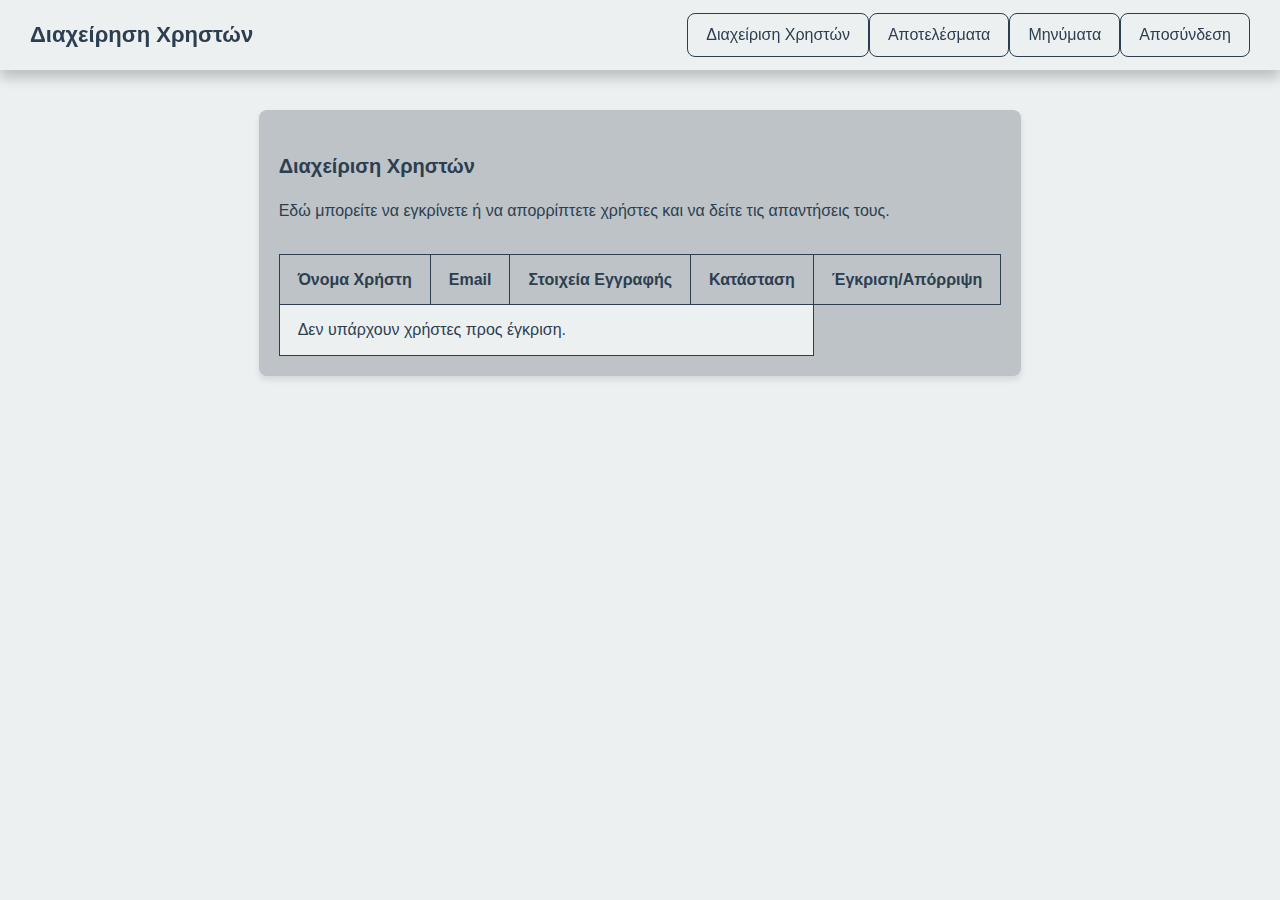
<file: admin.html>
<!DOCTYPE html>
<html lang="el">
<head>
    <meta charset="UTF-8">
    <title>ΠΙΝΑΚΑΣ ΔΙΑΧΕΙΡΙΣΗΣ</title>
    <link rel="stylesheet" href="style.css">
    
</head>
<body>
    <div class="container">
        <div class="navbar">
            <div class="logo">Διαχείρηση Χρηστών</div>
            <div class="nav-links">
                <a href="admin.html" class="btn">Διαχείριση Χρηστών</a>
                <a href="responses.html" class="btn">Αποτελέσματα</a>
                <a href="com.html" class="btn">Μηνύματα</a>
                <a href="#" id="logoutButton" class="btn">Αποσύνδεση</a>
            </div>
        </div>

        <div class="purpose">
            <h3>Διαχείριση Χρηστών</h3>
            <p>Εδώ μπορείτε να εγκρίνετε ή να απορρίπτετε χρήστες και να δείτε τις απαντήσεις τους.</p>

            <table id="usersTable" class="table">
                <thead>
                    <tr>
                        <th>Όνομα Χρήστη</th>
                        <th>Email</th>
                        <th>Στοιχεία Εγγραφής</th>
                        <th>Κατάσταση</th>
                        <th>Έγκριση/Απόρριψη</th>
                    </tr>
                </thead>
                <tbody id="users">
                    <!-- Οι χρήστες θα προστεθούν εδώ με JavaScript -->
                </tbody>
            </table>
        </div>
    </div>
    <script src="script.js" defer></script>
</body>
</html>
</file>
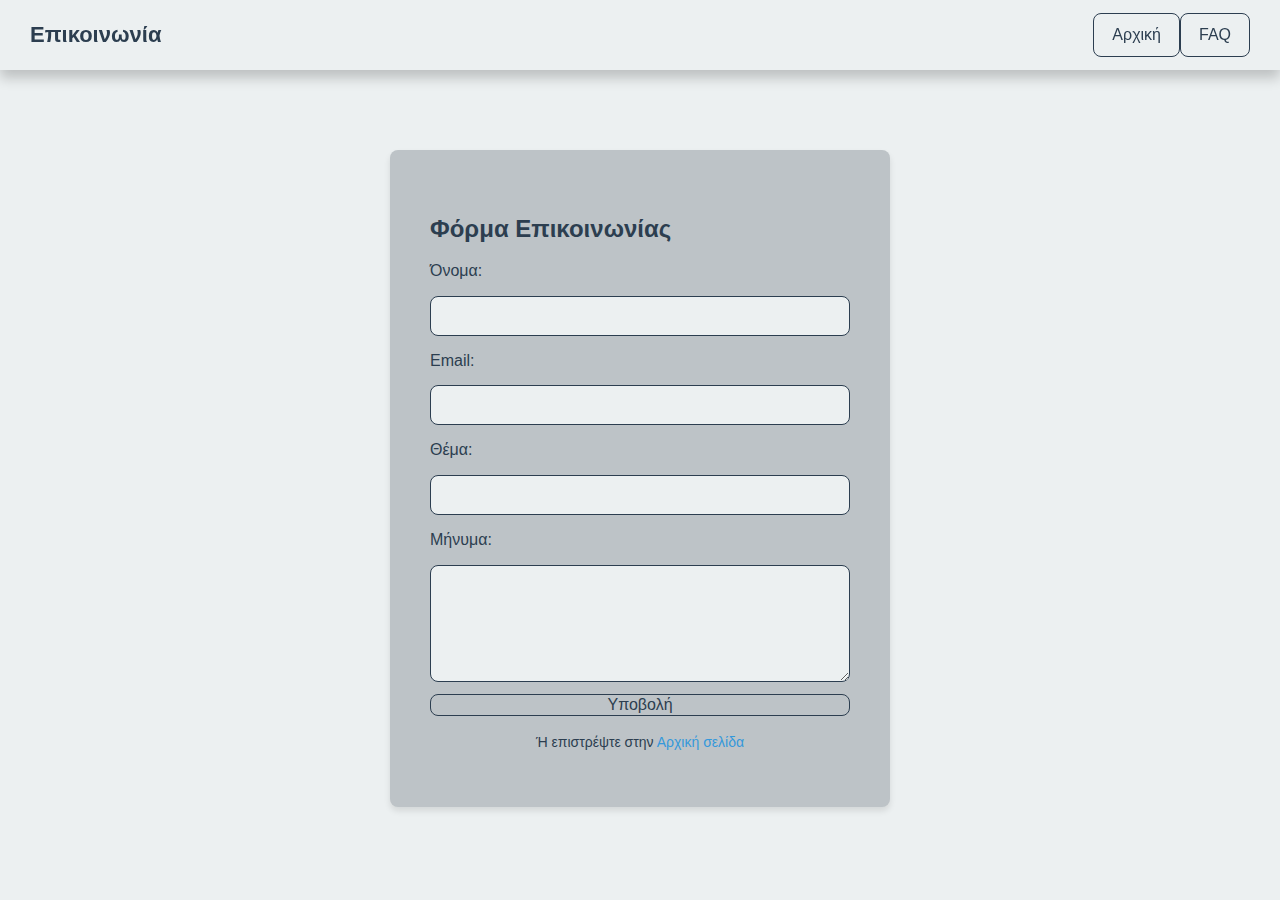
<file: contact.html>
<!DOCTYPE html>
<html lang="el">
<head>
    <meta charset="UTF-8">
    <meta name="viewport" content="width=device-width, initial-scale=1.0">
    <title>Επικοινωνία</title>
    <link rel="stylesheet" href="style.css"> 
</head>
<body>
    <nav class="navbar">
        <div class="logo">Επικοινωνία</div>
        <div class="nav-links">
            <a href="index.html" class="btn">Αρχική</a>
            <a href="faq.html" class="btn">FAQ</a>
        </div>
    </nav>
    
    <div class="container">
        <div class="form-container">
            <h2>Φόρμα Επικοινωνίας</h2>
            <form id="contactForm" autocomplete="off">
                <label for="name">Όνομα:</label>
                <input type="text" id="name" name="name" required>
                
                <label for="email">Email:</label>
                <input type="email" id="email" name="email" required>
                
                <label for="subject">Θέμα:</label>
                <input type="text" id="subject" name="subject" required>
                
                <label for="message">Μήνυμα:</label>
                <textarea id="message" name="message" rows="5" required></textarea>
                
                <button type="submit">Υποβολή</button>
            </form>
            <p class="switch-page center">Ή επιστρέψτε στην <a href="index.html">Αρχική σελίδα</a></p>
        </div>
    </div>
    <script src="script.js"></script>
</body>
</html>
</file>
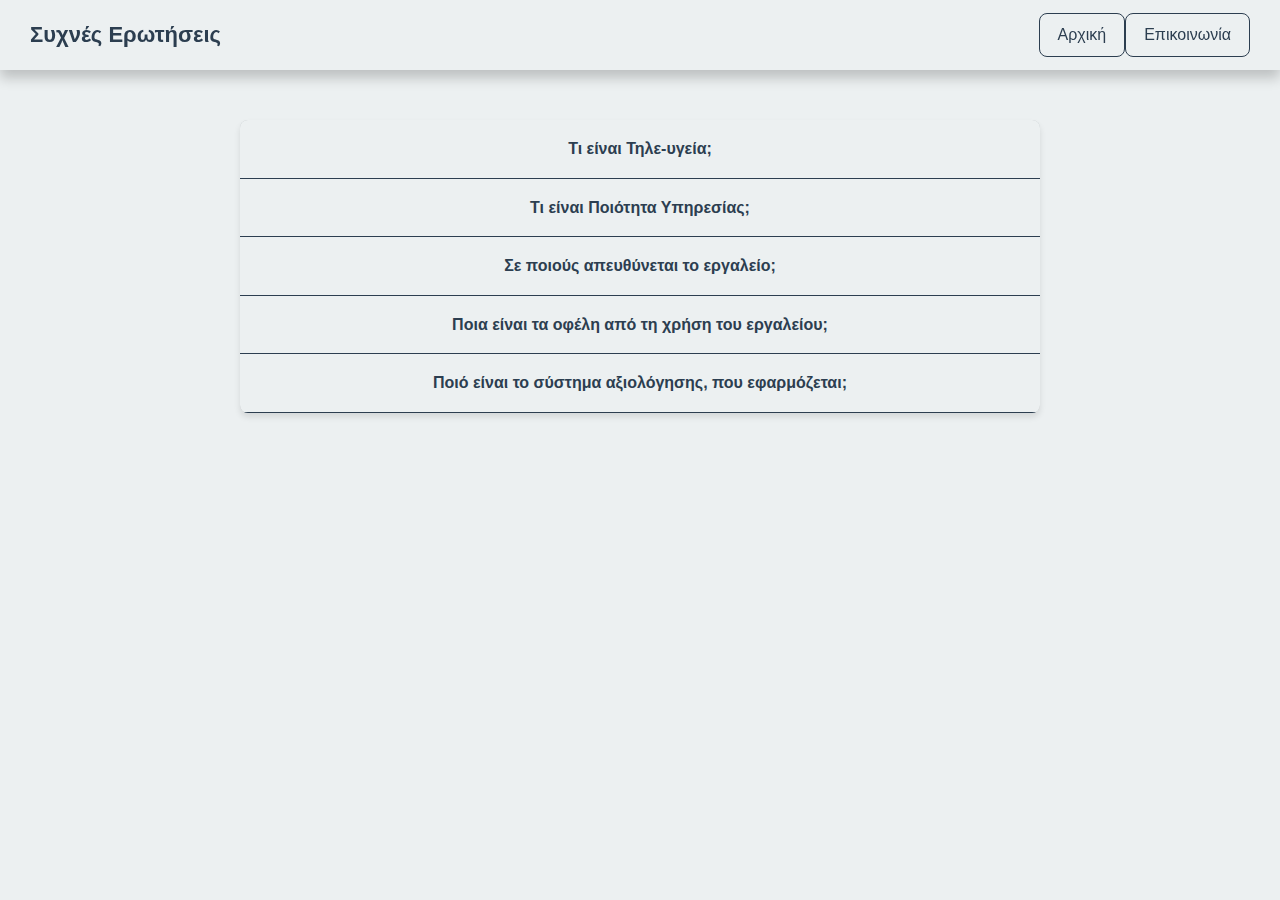
<file: faq.html>
<!DOCTYPE html>
<html lang="el">
<head>
    <meta charset="UTF-8">
    <title>ΣΥΧΝΕΣ ΕΡΩΤΗΣΕΙΣ</title>
    <link rel="stylesheet" href="style.css">
</head>
<body>
     <div class="container">
        <nav class="navbar">
            <h1 class="logo">Συχνές Ερωτήσεις</h1>
            <div class="nav-links">
                <a href="index.html" class="btn">Αρχική</a>
                <a href="contact.html" class="btn">Επικοινωνία</a>
            </div>
        </nav>
        <div class="accordion">
            <div class="accordion-item">
              <div class="accordion-header">Τι είναι Τηλε-υγεία;</div>
              <div class="accordion-body">
                Σύμφωνα με τον Π.Ο.Υ, η τηλε-υγεία αναφέρεται στην παροχή υπηρεσιών υγειονομικής περίθαλψης όπου η απόσταση αποτελεί καθοριστικό παράγοντα. Οι υπηρεσίες προσφέρονται από επαγγελματίες υγείας μέσω της χρήσης τεχνολογιών πληροφορικής και επικοινωνιών προκειμένου να επιτευχθεί η ανταλλαγή έγκυρων και αξιόπιστων πληροφοριών.
              </div>
            </div>
            <div class="accordion-item">
              <div class="accordion-header">Τι είναι Ποιότητα Υπηρεσίας;</div>
              <div class="accordion-body">
                Η ποιότητα στις υπηρεσίες υγείας αφορά την παροχή αξιόπιστων, αμερόληπτων και αποτελεσματικών υπηρεσιών που συμμορφώνονται με διεθνή πρότυπα, νομοθεσία και κανονισμούς. Στόχος είναι η έγκαιρη και εξατομικευμένη περίθαλψη, η οποία διασφαλίζει το βέλτιστο κλινικό και ολιστικό αποτέλεσμα, αξιοποιώντας σωστά τους διαθέσιμους πόρους. Βασίζεται σε επιστημονικά τεκμηριωμένες πρακτικές  και εστιάζει στην ασθενοκεντρική φροντίδα, εξασφαλίζοντας ασφάλεια και προστιθέμενη αξία.
              </div>
            </div>
          <div class="accordion-item">
            <div class="accordion-header">Σε ποιούς απευθύνεται το εργαλείο;</div>
            <div class="accordion-body">
                Σε οργανισμούς, που προσφέρουν ιατρικοφαρμακευτική περίθαλψη μέσω υπηρεσιών τηλε-υγείας. Πρέπει να συμπληρωθει από έναν ή περισσότερους εκπροσώπους του οργανισμού, οι οποίοι είναι εξοικοιωμένοι με τις εφαρμογές και τις λειτουργίες τηλε-υγείας.
            </div>
          </div>
            <div class="accordion-item">
                <div class="accordion-header">Ποια είναι τα οφέλη από τη χρήση του εργαλείου;</div>
                <div class="accordion-body">
                    Προσφέρει άμεσο προσδιορισμό του επιπέδου ωριμότητας της υπηρεσίας και συνοπτική αναφορά με σκοπό την βελτίωση της προσφερόμενης υπηρεσίας.
                </div>
            </div>      
            <div class="accordion-item">
                <div class="accordion-header">Ποιό είναι το σύστημα αξιολόγησης, που εφαρμόζεται;</div>
                <div class="accordion-body">
                    Το σύστημα αξιολόγησης που εφαρμόζεται κυμαίνεται από το επίπεδο χαμηλότερης ωριμότητας (1) έως το υψηλότερο (5), προκειμένου να καλύψει ολόκληρο το φάσμα και να επιτρέψει στους οργανισμούς να αξιολογηθούν με βάση την περιγραφή ενός ιδανικού βέλτιστου σεναρίου.
                </div>
            </div>  
        </div>       
        <script>
     
            document.querySelectorAll('.accordion-header').forEach(header => {
                header.addEventListener('click', () => {
                const item = header.parentElement;
                item.classList.toggle('active');
                });
            });
        </script>
        <script src="script.js"></script>
</body>
</html>
</file>
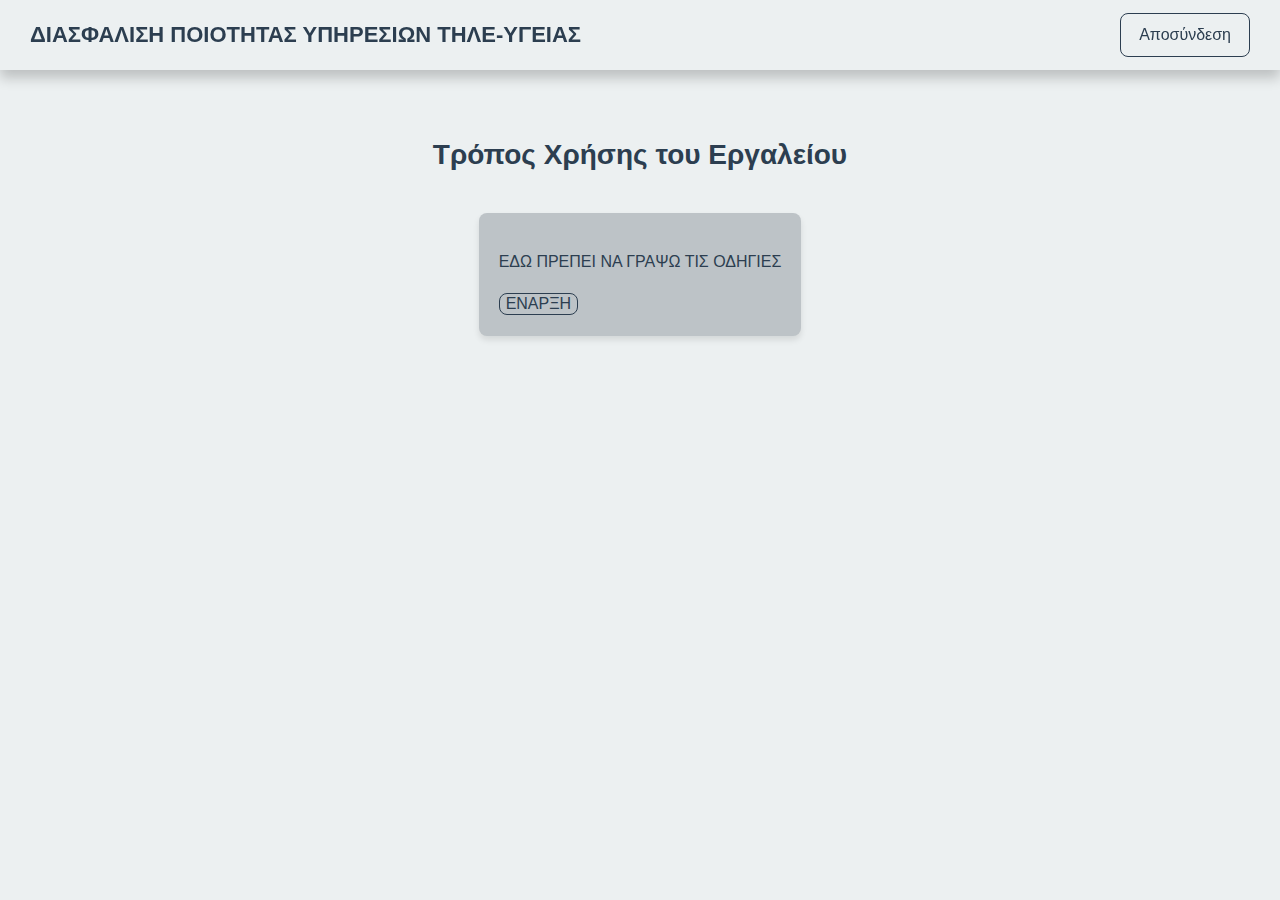
<file: instructions.html>
<!DOCTYPE html>
<html lang="el">
<head>
    <meta charset="UTF-8">
    <title>ΟΔΗΓΙΕΣ ΧΡΗΣΗΣ</title>
    <link rel="stylesheet" href="style.css">
</head>
<body>

    <div class="container">
        <nav class="navbar">
            <h1 class="logo">ΔΙΑΣΦΑΛΙΣΗ ΠΟΙΟΤΗΤΑΣ ΥΠΗΡΕΣΙΩΝ ΤΗΛΕ-ΥΓΕΙΑΣ</h1>
            <div class="nav-links">
                <a href="index.html" id="logoutButton" class="btn">Αποσύνδεση</a>
            </div>
        </nav>
        <header class="hero">
            <h2 class="hero-title">Τρόπος Χρήσης του Εργαλείου</h2>
        </header>

        <section class="purpose">
            <p>ΕΔΩ ΠΡΕΠΕΙ ΝΑ ΓΡΑΨΩ ΤΙΣ ΟΔΗΓΙΕΣ</p>
            <button onclick="window.location.href='questionnaire1.html';">ΕΝΑΡΞΗ</button>
        </section>
    </div>
</body>
</html>
</file>
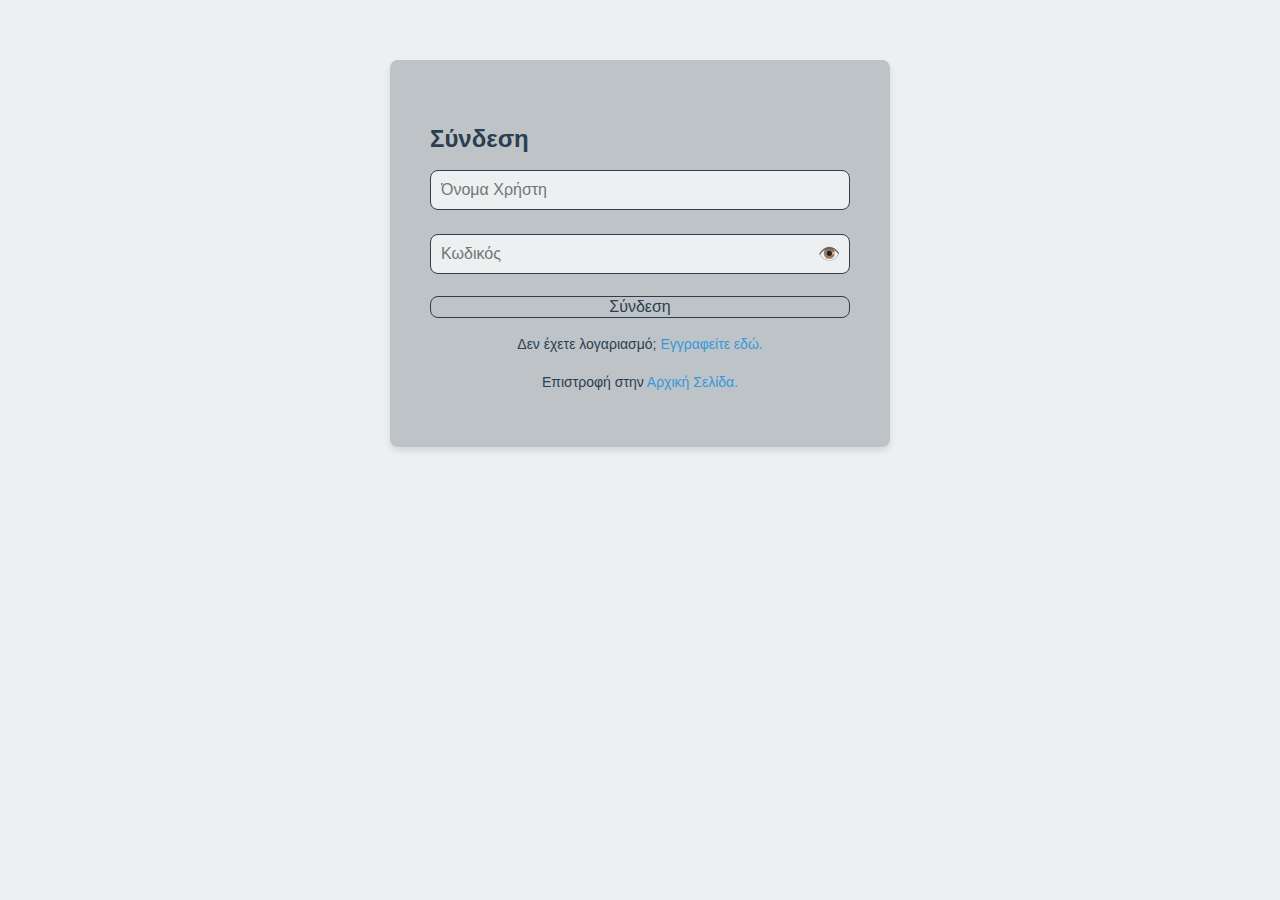
<file: login.html>
<!DOCTYPE html>
<html lang="el">
<head>
    <meta charset="UTF-8">
    <title>ΣΥΝΔΕΣΗ ΧΡΗΣΤΗ</title>
    <link rel="stylesheet" href="style.css">
</head>
<body>
    <div class="form-container">
        <h2>Σύνδεση</h2>

        <form id="loginForm" autocomplete="off">
            <input type="text" id="loginUsername" name="loginUsername" placeholder="Όνομα Χρήστη" required>
            <div class="password-container">
                <input type="password" id="loginPassword" name="loginPassword" placeholder="Κωδικός" required>  
                <button type="button" id="togglePassword">👁️</button>
            </div>
            <button type="submit">Σύνδεση</button>
        </form>

        <p class="switch-page center">
            Δεν έχετε λογαριασμό; <a href="register.html">Εγγραφείτε εδώ.</a>
        </p>

        <p class="switch-page center">
            Επιστροφή στην <a href="index.html">Αρχική Σελίδα.</a>
        </p>
    </div>
    <script>
        const togglePasswordButton = document.getElementById("togglePassword");
        const passwordField = document.getElementById("loginPassword");

        togglePasswordButton.addEventListener("click", function () {
            // Αν το type είναι "password", το κάνουμε "text" για να δούμε τον κωδικό
            if (passwordField.type === "password") {
                passwordField.type = "text";
            } else {
                passwordField.type = "password";
            }
        });
    </script>
    <script src="script.js"></script>
</body>
</html>
</file>
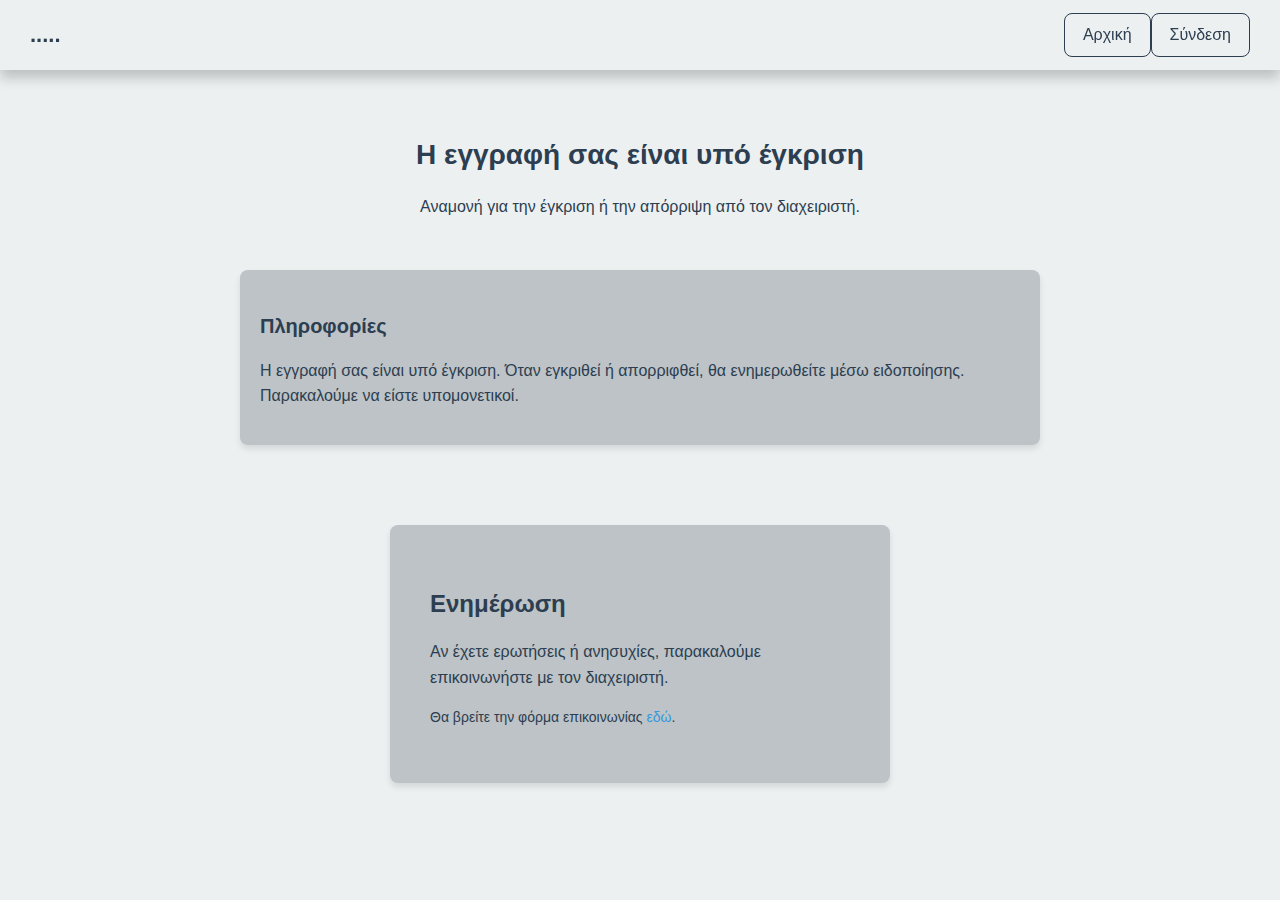
<file: pending.html>
<!DOCTYPE html>
<html lang="el">
<head>
    <meta charset="UTF-8">
    <meta name="viewport" content="width=device-width, initial-scale=1.0">
    <title>Εγγραφή - Εκκρεμής Εγκεκριμένη ή Απορριφθείσα</title>
    <link rel="stylesheet" href="style.css">
</head>
<body>
    <!-- Navbar -->
    <nav class="navbar">
        <div class="logo">.....</div>
        <div class="nav-links">
            <a href="index.html" class="btn">Αρχική</a>
            <a href="login.html" class="btn">Σύνδεση</a>
        </div>
    </nav>

    <!-- Container -->
    <div class="container">
        <div class="hero">
            <h2>Η εγγραφή σας είναι υπό έγκριση</h2>
            <p>Αναμονή για την έγκριση ή την απόρριψη από τον διαχειριστή.</p>
        </div>

        <div class="purpose">
            <h3>Πληροφορίες</h3>
            <p>Η εγγραφή σας είναι υπό έγκριση. Όταν εγκριθεί ή απορριφθεί, θα ενημερωθείτε μέσω ειδοποίησης. Παρακαλούμε να είστε υπομονετικοί.</p>
        </div>

        <div class="form-container">
            <h2>Ενημέρωση</h2>
            <p>Αν έχετε ερωτήσεις ή ανησυχίες, παρακαλούμε επικοινωνήστε με τον διαχειριστή.</p>
            <p class="switch-page left">
            Θα βρείτε την φόρμα επικοινωνίας  <a href="register.html">εδώ</a>.
            </p>
        </div>
    </div>
    <p id="confirmationMessage" style="display:none; color:green; font-weight:bold; margin-top:10px;"></p>
    <script>
        document.addEventListener("DOMContentLoaded", function () {
            if (!window.location.href.includes("pending.html")) return;

            const currentUserName = localStorage.getItem("currentUser");
            if (!currentUserName) return;

            const users = JSON.parse(localStorage.getItem("users")) || [];

            // Βρίσκουμε τον χρήστη που είναι συνδεδεμένος και έχει αποθηκευμένη κατάσταση
            const currentUserObject = users.find(u => u.username === currentUserName && u.status);

            if (!currentUserObject) return;

            let messageToShow = "";
            let redirectUrl = "";
            let showRejectionOptions = false;

            switch (currentUserObject.status) {
                case "Σε αναμονή":
                    messageToShow = "Η αίτησή σας είναι σε αναμονή έγκρισης.";
                    setTimeout(() => {
                        location.reload();
                    }, 1000);
                    break;
                case "Εγκρίθηκε":
                    messageToShow = "Η εγγραφή σας εγκρίθηκε από τον διαχειριστή!";
                    redirectUrl = "login.html";
                    break;
                case "Απορρίφθηκε":
                    messageToShow = "Η εγγραφή σας απορρίφθηκε από τον διαχειριστή!";
                    showRejectionOptions = true;
                    break;
                default:
                    return;
            }

            if (messageToShow) {
                const messageDiv = document.createElement("div");
                messageDiv.classList.add("notification");
                messageDiv.innerHTML = messageToShow;

                const closeButton = document.createElement("button");
                closeButton.innerText = "Κλείσιμο";
                closeButton.classList.add("close-button");
                closeButton.onclick = function () {
                    document.body.removeChild(messageDiv);
                    if (redirectUrl) {
                        window.location.href = redirectUrl;
                    }
                };

                messageDiv.appendChild(closeButton);

                if (showRejectionOptions) {
                    const optionsDiv = document.createElement("div");
                    optionsDiv.classList.add("rejection-options");

                    const homeButton = document.createElement("button");
                    homeButton.innerText = "Επιστροφή στην αρχική";
                    homeButton.classList.add("home-button");
                    homeButton.onclick = function () {
                        window.location.href = "index.html";
                    };

                    const contactButton = document.createElement("button");
                    contactButton.innerText = "Επικοινωνία με τον διαχειριστή";
                    contactButton.classList.add("contact-button");
                    contactButton.onclick = function () {
                        window.location.href = "contact.html";
                    };

                    optionsDiv.appendChild(homeButton);
                    optionsDiv.appendChild(contactButton);
                    messageDiv.appendChild(optionsDiv);
                }

                document.body.appendChild(messageDiv);
            }
        });
      </script>
    <script src="script.js"></script>
</body>
</html>
</file>
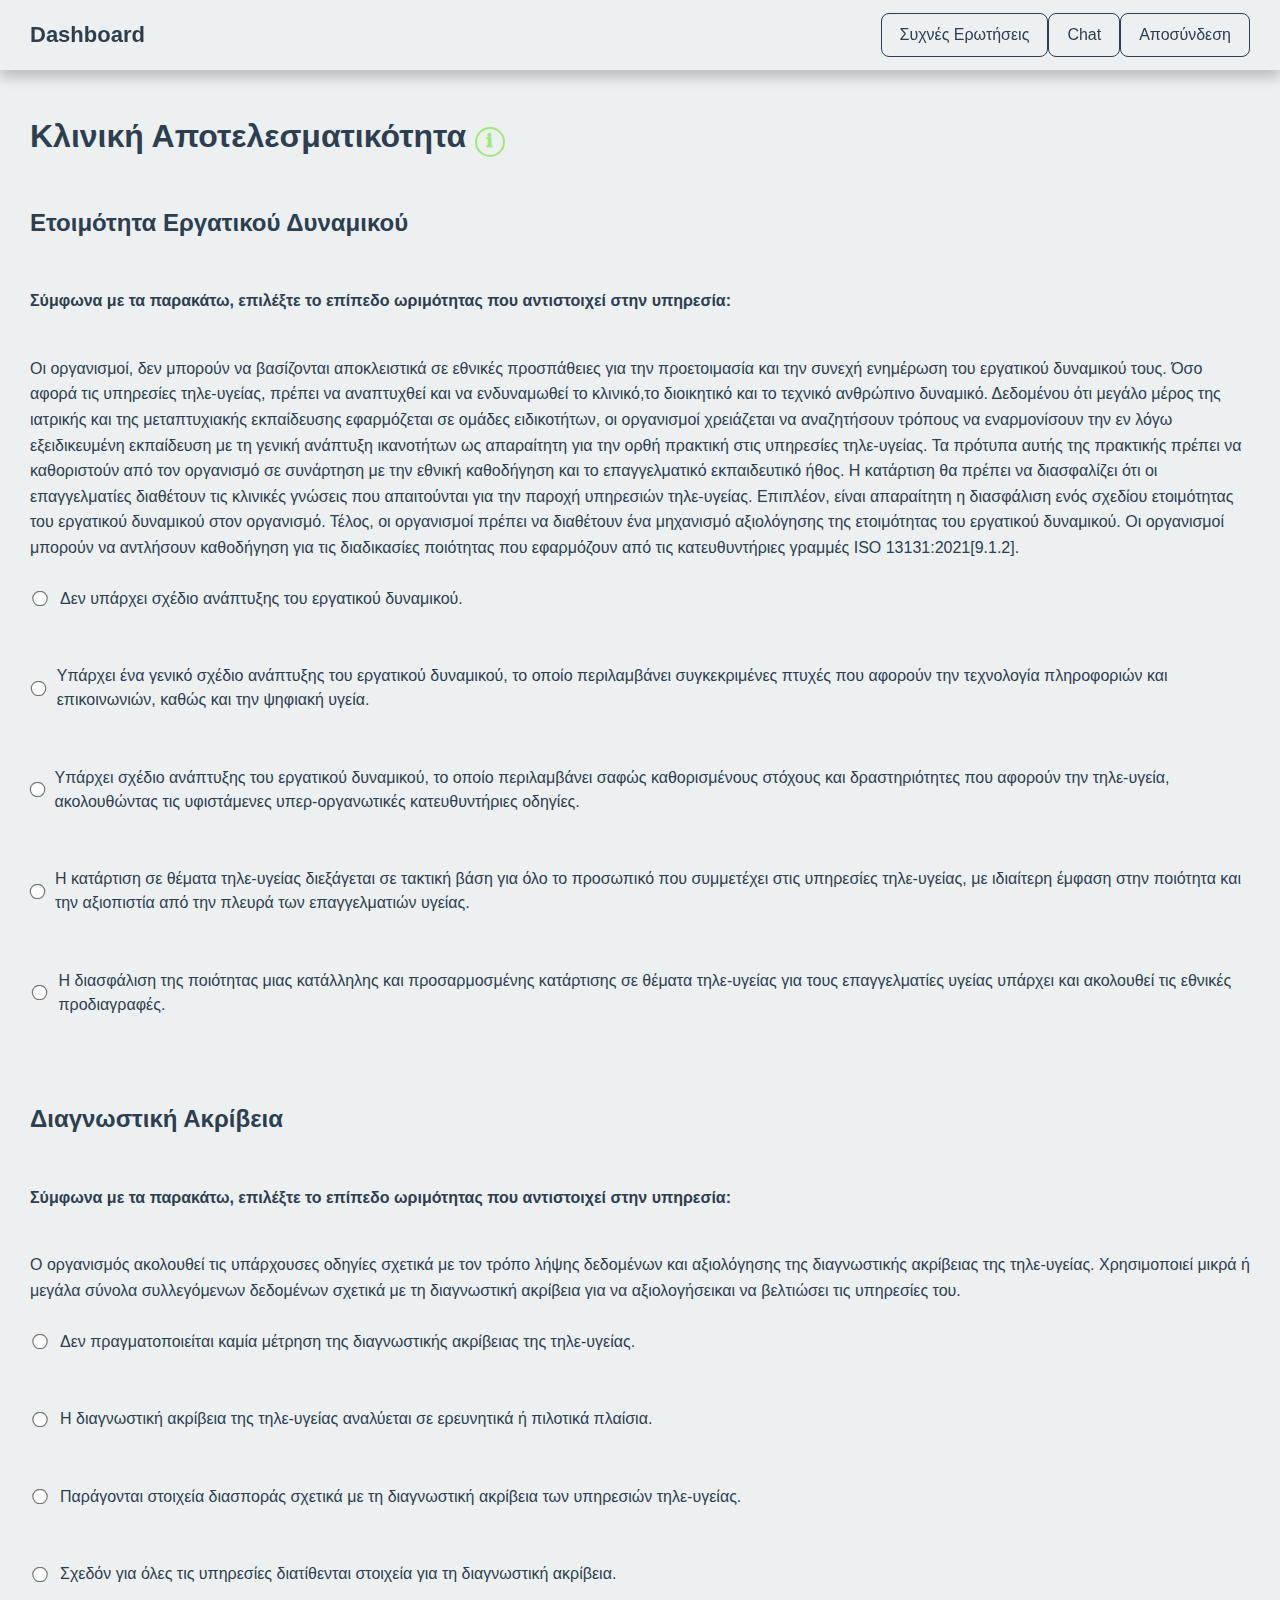
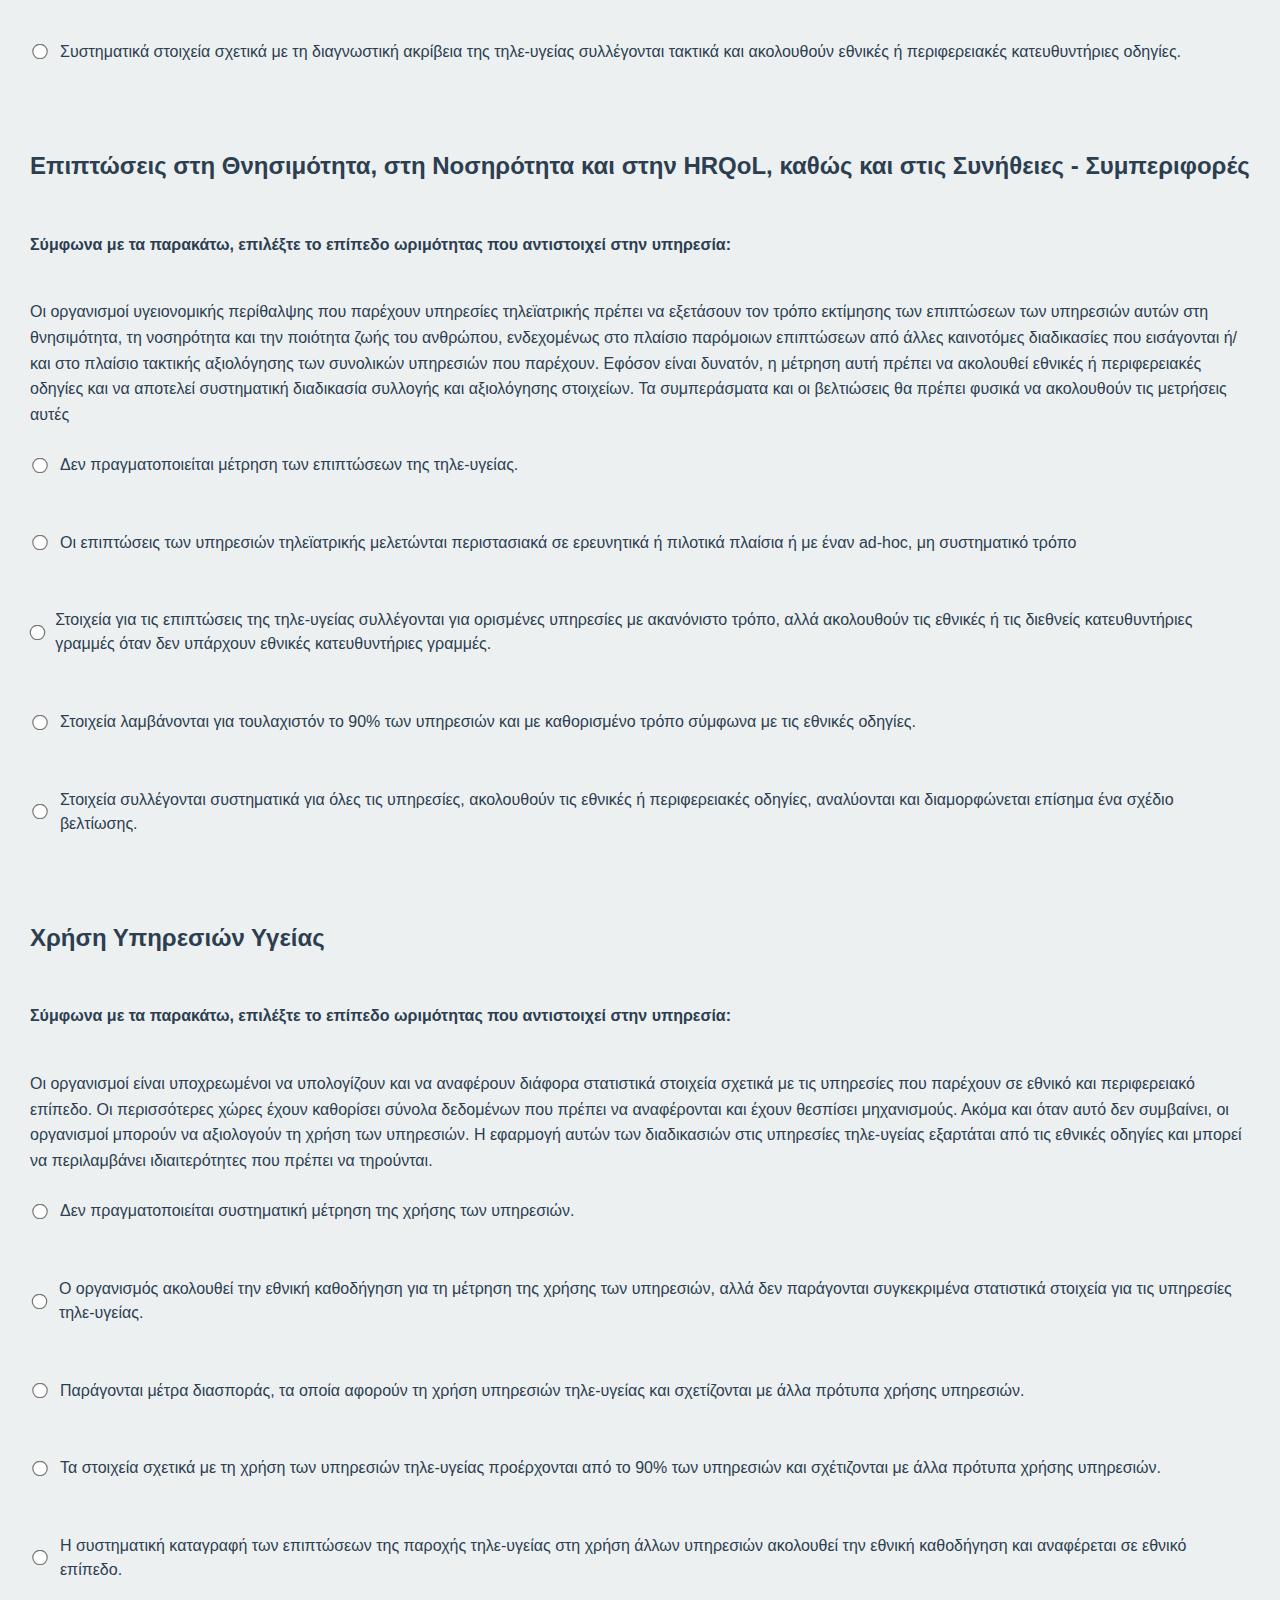
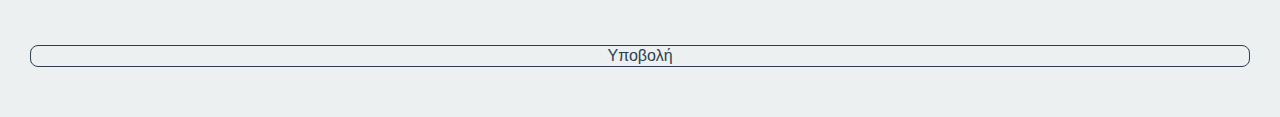
<file: questionnaire2.html>
<!DOCTYPE html>
<html lang="el">
<head>
    <meta charset="UTF-8">
    <title>ΚΛΙΝΙΚΗ ΑΠΟΤΕΛΕΣΜΑΤΙΚΟΤΗΤΑ</title>
    <link rel="stylesheet" href="style.css">
</head>
<body>
     <div class="container">
        <nav class="navbar">
            <h1 class="logo">Dashboard</h1>
            <div class="nav-links">
                <a href="faq.html" class="btn">Συχνές Ερωτήσεις</a>
                <a href="chat.html" class="btn">Chat</a>
                <a href="#" id="logoutButton" class="btn">Αποσύνδεση</a>
            </div>
        </nav>
        <main class="quiz">           
            <h1>Κλινική Αποτελεσματικότητα <span id="info-icon" class="info-button">&#8505;</span></h1>
            <div id="info-container" style="display: none;">
                <p>Η κλινική αποτελεσματικότητα στον κλάδο της τηλε-υγείας αφορά την ικανότητα των εξ αποστάσεως υπηρεσιών υγειονομικής περίθαλψης να παρέχουν ιατρική φροντίδα που είναι συγκρίσιμη ή, σε ορισμένες περιπτώσεις, ανώτερη από την παραδοσιακή παροχή υπηρεσιών υγειονομικής περίθαλψης. Περιλαμβάνει τέσσερις υποτομείς:</p>
                <p>• Την διαχείριση της περίθαλψης και της υγείας του πληθυσμού</p>
                <p>• Την διαγνωστική ακρίβεια</p>
                <p>• Τις επιπτώσεις στην υγεία των ασθενών</p>
                <p>• Την χρήση των υπηρεσιών υγείας</p>
                <p>
                    Η κλινική αποτελεσματικότητα εξαρτάται από την ετοιμότητα του εργατικού δυναμικού, η οποία περιμαλβάνει την εκπαίδευση και τον απαραίτητο εξοπλισμό με σκοπό την παροχή αποδοτικών και ασφαλών υπηρεσιών τηλεϊατρικής. Η διαγνωστική ακρίβεια, ως η ικανότητα των επαγγελματιών υγείας να εξασφαλίζουν διαγνώσεις μέσω των υπηρεσίων τηλεϊατρικής, διαδραματίζει σημαντικό ρόλο στην ποιότητα και στα κλινικά αποτελέσματα των υπηρεσιών. Η ποιότητα ζωής των ασθενών, επηρεάζεται από την θνησιμότητα, την νοσηρότητα και τις καθημερινές συνήθειες των ατόμων. Η μελέτη αυτών των παραμέτρων παρέχει σπούδαια δεδομένα αναφορικά με την αποδοτικότητα των υπηρεσιών τηλε-υγείας. Η υιοθέτηση υπηρεσιών τηλεϊατρικής σχέτιζεται με την μείωση των παραδοσιακών υπηρεσιών παροχής υγειονομικής περίθαλψης. Η καταγραφή των μεταβολών στις καταναλωτικές συνήθειες των ασθενών και η συσχέτιση τους με την ανάπτυξη ικάνων υπηρεσιών. Τα δεδομένα αυτά είναι απαραίτητα για την εκτίμηση των οργανωτικών επιπτώσεων και στην αξιολόγηση της βιωσιμότητας των υπηρεσιών. 
                </p>
            </div>
            <form id="questionnaire2">
                <!-- Ερώτηση 10 -->
                <div class="question">
                    <h2>Ετοιμότητα Εργατικού Δυναμικού</h2>
                    <p><b>Σύμφωνα με τα παρακάτω, επιλέξτε το επίπεδο ωριμότητας που αντιστοιχεί στην υπηρεσία:</b></p>
                    <p align="left">Οι οργανισμοί, δεν μπορούν να βασίζονται αποκλειστικά σε εθνικές προσπάθειες για την προετοιμασία και την συνεχή ενημέρωση του εργατικού δυναμικού τους. Όσο αφορά τις υπηρεσίες τηλε-υγείας, πρέπει να αναπτυχθεί και να ενδυναμωθεί το κλινικό,το διοικητικό και το τεχνικό ανθρώπινο δυναμικό. Δεδομένου ότι μεγάλο μέρος της ιατρικής και της μεταπτυχιακής εκπαίδευσης εφαρμόζεται σε ομάδες ειδικοτήτων, οι οργανισμοί χρειάζεται να αναζητήσουν τρόπους να εναρμονίσουν την εν λόγω εξειδικευμένη εκπαίδευση με τη γενική ανάπτυξη ικανοτήτων ως απαραίτητη για την ορθή πρακτική στις υπηρεσίες τηλε-υγείας. Τα πρότυπα αυτής της πρακτικής πρέπει να καθοριστούν από τον οργανισμό σε συνάρτηση με την εθνική καθοδήγηση και το επαγγελματικό εκπαιδευτικό ήθος. Η κατάρτιση θα πρέπει να διασφαλίζει ότι οι επαγγελματίες διαθέτουν τις κλινικές γνώσεις που απαιτούνται για την παροχή υπηρεσιών τηλε-υγείας. Επιπλέον, είναι απαραίτητη η διασφάλιση ενός σχεδίου ετοιμότητας του εργατικού δυναμικού στον οργανισμό. Τέλος, οι οργανισμοί πρέπει να διαθέτουν ένα μηχανισμό αξιολόγησης της ετοιμότητας του εργατικού δυναμικού. Οι οργανισμοί μπορούν να αντλήσουν καθοδήγηση για τις διαδικασίες ποιότητας που εφαρμόζουν από τις κατευθυντήριες γραμμές ISO 13131:2021[9.1.2].</p>
                    <label><input type="radio" name="question10" value="1" required>Δεν υπάρχει σχέδιο ανάπτυξης του εργατικού δυναμικού.</label><br>
                    <label><input type="radio" name="question10" value="2" required>Υπάρχει ένα γενικό σχέδιο ανάπτυξης του εργατικού δυναμικού, το οποίο περιλαμβάνει συγκεκριμένες πτυχές που αφορούν την τεχνολογία πληροφοριών και επικοινωνιών, καθώς και την ψηφιακή υγεία.</label><br>
                    <label><input type="radio" name="question10" value="3" required>Υπάρχει σχέδιο ανάπτυξης του εργατικού δυναμικού, το οποίο περιλαμβάνει σαφώς καθορισμένους στόχους και δραστηριότητες που αφορούν την τηλε-υγεία, ακολουθώντας τις υφιστάμενες υπερ-οργανωτικές κατευθυντήριες οδηγίες.</label><br>
                    <label><input type="radio" name="question10" value="4" required>Η κατάρτιση σε θέματα τηλε-υγείας διεξάγεται σε τακτική βάση για όλο το προσωπικό που συμμετέχει στις υπηρεσίες τηλε-υγείας, με ιδιαίτερη έμφαση στην ποιότητα και την αξιοπιστία από την πλευρά των επαγγελματιών υγείας.</label><br>
                    <label><input type="radio" name="question10" value="5" required>Η διασφάλιση της ποιότητας μιας κατάλληλης και προσαρμοσμένης κατάρτισης σε θέματα τηλε-υγείας για τους επαγγελματίες υγείας υπάρχει και ακολουθεί τις εθνικές προδιαγραφές.</label><br>
                </div>

                <!-- Ερώτηση 11 -->
                <div class="question">
                    <h2>Διαγνωστική Ακρίβεια</h2>
                    <p><b>Σύμφωνα με τα παρακάτω, επιλέξτε το επίπεδο ωριμότητας που αντιστοιχεί στην υπηρεσία:</b></p>
                    <p align="left">Ο οργανισμός ακολουθεί τις υπάρχουσες οδηγίες σχετικά με τον τρόπο λήψης δεδομένων και αξιολόγησης της διαγνωστικής ακρίβειας της τηλε-υγείας. Χρησιμοποιεί μικρά ή μεγάλα σύνολα συλλεγόμενων δεδομένων σχετικά με τη διαγνωστική ακρίβεια για να αξιολογήσεικαι να βελτιώσει τις υπηρεσίες του.</p>
                    <label><input type="radio" name="question11" value="1" required>Δεν πραγματοποιείται καμία μέτρηση της διαγνωστικής ακρίβειας της τηλε-υγείας.</label><br>
                    <label><input type="radio" name="question11" value="2" required>Η διαγνωστική ακρίβεια της τηλε-υγείας αναλύεται σε ερευνητικά ή πιλοτικά πλαίσια.</label><br>
                    <label><input type="radio" name="question11" value="3" required>Παράγονται στοιχεία διασποράς σχετικά με τη διαγνωστική ακρίβεια των υπηρεσιών τηλε-υγείας.</label><br>
                    <label><input type="radio" name="question11" value="4" required>Σχεδόν για όλες τις υπηρεσίες διατίθενται στοιχεία για τη διαγνωστική ακρίβεια.</label><br>
                    <label><input type="radio" name="question11" value="5" required>Συστηματικά στοιχεία σχετικά με τη διαγνωστική ακρίβεια της τηλε-υγείας συλλέγονται τακτικά και ακολουθούν εθνικές ή περιφερειακές κατευθυντήριες οδηγίες.</label><br>
                </div>  
                
                <!-- Ερώτηση 12 -->
                <div class="question">
                    <h2>Επιπτώσεις στη Θνησιμότητα, στη Νοσηρότητα και στην HRQoL, καθώς και στις Συνήθειες - Συμπεριφορές</h2>
                    <p><b>Σύμφωνα με τα παρακάτω, επιλέξτε το επίπεδο ωριμότητας που αντιστοιχεί στην υπηρεσία:</b></p>
                    <p align="left">Οι οργανισμοί υγειονομικής περίθαλψης που παρέχουν υπηρεσίες τηλεϊατρικής πρέπει να εξετάσουν τον τρόπο εκτίμησης των επιπτώσεων των υπηρεσιών αυτών στη θνησιμότητα, τη νοσηρότητα και την ποιότητα ζωής του ανθρώπου, ενδεχομένως στο πλαίσιο παρόμοιων επιπτώσεων από άλλες καινοτόμες διαδικασίες που εισάγονται ή/και στο πλαίσιο τακτικής αξιολόγησης των συνολικών υπηρεσιών που παρέχουν. Εφόσον είναι δυνατόν, η μέτρηση αυτή πρέπει να ακολουθεί εθνικές ή περιφερειακές οδηγίες και να αποτελεί συστηματική διαδικασία συλλογής και αξιολόγησης στοιχείων. Τα συμπεράσματα και οι βελτιώσεις θα πρέπει φυσικά να ακολουθούν τις μετρήσεις αυτές</p>
                    <label><input type="radio" name="question12" value="1" required>Δεν πραγματοποιείται μέτρηση των επιπτώσεων της τηλε-υγείας.</label><br>
                    <label><input type="radio" name="question12" value="2" required>Οι επιπτώσεις των υπηρεσιών τηλεϊατρικής μελετώνται περιστασιακά σε ερευνητικά ή πιλοτικά πλαίσια ή με έναν ad-hoc, μη συστηματικό τρόπο</label><br>
                    <label><input type="radio" name="question12" value="3" required>Στοιχεία για τις επιπτώσεις της τηλε-υγείας συλλέγονται για ορισμένες υπηρεσίες με ακανόνιστο τρόπο, αλλά ακολουθούν τις εθνικές ή τις διεθνείς κατευθυντήριες γραμμές όταν δεν υπάρχουν εθνικές κατευθυντήριες γραμμές.</label><br>
                    <label><input type="radio" name="question12" value="4" required>Στοιχεία λαμβάνονται για τουλαχιστόν το 90% των υπηρεσιών και με καθορισμένο τρόπο σύμφωνα με τις εθνικές οδηγίες.</label><br>
                    <label><input type="radio" name="question12" value="5" required>Στοιχεία συλλέγονται συστηματικά για όλες τις υπηρεσίες, ακολουθούν τις εθνικές ή περιφερειακές οδηγίες, αναλύονται και διαμορφώνεται επίσημα ένα σχέδιο βελτίωσης.</label><br>
                </div> 

                <!-- Ερώτηση 13 -->
                <div class="question">
                    <h2>Χρήση Υπηρεσιών Υγείας</h2>
                    <p><b>Σύμφωνα με τα παρακάτω, επιλέξτε το επίπεδο ωριμότητας που αντιστοιχεί στην υπηρεσία:</b></p>
                    <p align="left">Οι οργανισμοί είναι υποχρεωμένοι να υπολογίζουν και να αναφέρουν διάφορα στατιστικά στοιχεία σχετικά με τις υπηρεσίες που παρέχουν σε εθνικό και περιφερειακό επίπεδο. Οι περισσότερες χώρες έχουν καθορίσει σύνολα δεδομένων που πρέπει να αναφέρονται και έχουν θεσπίσει μηχανισμούς. Ακόμα και όταν αυτό δεν συμβαίνει, οι οργανισμοί μπορούν να αξιολογούν τη χρήση των υπηρεσιών. Η εφαρμογή αυτών των διαδικασιών στις υπηρεσίες τηλε-υγείας εξαρτάται από τις εθνικές οδηγίες και μπορεί να περιλαμβάνει ιδιαιτερότητες που πρέπει να τηρούνται.</p>
                    <label><input type="radio" name="question13" value="1" required>Δεν πραγματοποιείται συστηματική μέτρηση της χρήσης των υπηρεσιών.</label><br>
                    <label><input type="radio" name="question13" value="2" required>Ο οργανισμός ακολουθεί την εθνική καθοδήγηση για τη μέτρηση της χρήσης των υπηρεσιών, αλλά δεν παράγονται συγκεκριμένα στατιστικά στοιχεία για τις υπηρεσίες τηλε-υγείας.</label><br>
                    <label><input type="radio" name="question13" value="3" required>Παράγονται μέτρα διασποράς, τα οποία αφορούν τη χρήση υπηρεσιών τηλε-υγείας και σχετίζονται με άλλα πρότυπα χρήσης υπηρεσιών.</label><br>
                    <label><input type="radio" name="question13" value="4" required>Τα στοιχεία σχετικά με τη χρήση των υπηρεσιών τηλε-υγείας προέρχονται από το 90% των υπηρεσιών και σχέτιζονται με άλλα πρότυπα χρήσης υπηρεσιών.</label><br>
                    <label><input type="radio" name="question13" value="5" required>Η συστηματική καταγραφή των επιπτώσεων της παροχής τηλε-υγείας στη χρήση άλλων υπηρεσιών ακολουθεί την εθνική καθοδήγηση και αναφέρεται σε εθνικό επίπεδο.</label><br>
                </div> 

                <button type="submit" onclick="return calculateScore(event);" class="btn">Υποβολή</button>
            </form>
                <div  id="displayResults"></div>
        </main>
    </div>
    <script> 

        // Επιλογή όλων των ερωτήσεων
        const questions = document.querySelectorAll('.question');

        // Για κάθε ραδιοκουμπί στην σελίδα
        questions.forEach((question, index) => {
            const radioButtons = question.querySelectorAll('input[type="radio"]');

            radioButtons.forEach(radio => {
                radio.addEventListener('change', () => {
                    // Αφαίρεση των προηγούμενων τάξεων
                    questions.forEach(q => {
                        q.classList.remove('current-question', 'next-question');
                    });

                    // Προσθήκη της τρέχουσας τάξης στην επιλεγμένη ερώτηση
                    question.classList.add('current-question');

                    // Αν υπάρχει επόμενη ερώτηση, προσθήκη της τάξης "next-question"
                    if (questions[index + 1]) {
                        questions[index + 1].classList.add('next-question');
                    }
                });
            });
        });

      document.getElementById('info-icon').onclick = function() {
            var infoContainer = document.getElementById('info-container');
            if (infoContainer.style.display === 'none') {
                infoContainer.style.display = 'block';
            } else {
                infoContainer.style.display = 'none';
            }
        };

        // Βρίσκουμε το κουίζ και το κουμπί υποβολής
        const form = document.getElementById('questionnaire2');
        const resultContainer = document.createElement('div');
        resultContainer.setAttribute('id', 'displayResults');
        form.appendChild(resultContainer); 

        // Λειτουργία για να υπολογίσουμε το σκορ
        function calculateScore() {

            let totalScore = 0;
            const answers = [];
            let answeredCount = 0;
            // Περνάμε από όλες τις ερωτήσεις
            const questions = form.querySelectorAll('.question');

            questions.forEach(question => {
                const selectedOption = question.querySelector('input[type="radio"]:checked');

                if (selectedOption) {
                    totalScore += parseInt(selectedOption.value);
                    answers.push(selectedOption.parentElement.textContent.trim());
                    answeredCount++;
                }
            });
            
            if (answeredCount !== questions.length) {
                resultContainer.innerHTML = `<p style="color: red;">Παρακαλώ απαντήστε σε όλες τις ερωτήσεις πριν δείτε το σκορ.</p>`;
                resultContainer.style.display = 'block';
                return null; // Δεν προχωράει στον υπολογισμό
            }            
            
             // Αποθηκεύουμε το σκορ στο localStorage
            localStorage.setItem('score2', totalScore);
            localStorage.setItem('answers2', JSON.stringify(answers));

            // Εμφάνιση του συνολικού σκορ
            resultContainer.innerHTML = `<h3>Το σκορ σας είναι: ${totalScore}</h3>`;
            resultContainer.style.display = 'block';
            return totalScore;
        }

        // Προσθέτουμε το event listener για το κουμπί υποβολής
        form.addEventListener('submit', function(event) {
            event.preventDefault(); // Αποτρέπουμε την υποβολή της φόρμας
            const score = calculateScore(); // Υπολογισμός σκορ

            //Εμφάνιση alert με το σκορ
            alert('Το σκορ σας είναι: ' + score);

            setTimeout(function() {
                // Ανακατεύθυνση στο δεύτερο ερωτηματολόγιο
                 window.location.href = 'questionnaire3.html';  // Αντικαταστήστε με τη διεύθυνση του δεύτερου ερωτηματολογίου
            }, 1500);
        });        
    </script>
    <script src="script.js"></script>
</body>
</html>
</file>
<file: style.css>
/* Variables and Global Styles */
:root {
    --dark-blue: #2c3e50;       /* Σκούρο μπλε για κύρια στοιχεία */
    --light-blue: #3498db;      /* Απαλό μπλε για hover/δευτερεύοντα στοιχεία */
    --off-white: #ecf0f1;       /* Φως για φόντο */
    --beige: #bdc3c7;           /* Απαλό γκρι για ελαφρές επιφάνειες */
    --font-family: 'Helvetica Neue', Arial, sans-serif;
    --transition: 0.3s;
    --border-radius: 8px;
    --box-shadow: 0px 4px 6px rgba(0, 0, 0, 0.1);
}

body {
    margin: 0;
    padding: 0;
    background-color: var(--off-white);
    color: var(--dark-blue);
    font-family: var(--font-family);
    -webkit-font-smoothing: antialiased;
    line-height: 1.6;
}

/* Reset */
* {
    box-sizing: border-box;
}

/* Navbar */
.navbar {
    width: 100%;
    padding: 15px 30px; /* Σταθερό padding για το navbar */
    display: flex;
    justify-content: space-between;
    align-items: center;
    background: var(--off-white);
    position: fixed;
    top: 0;
    left: 0;
    z-index: 1000;
    box-shadow: var(--box-shadow);
    transition: box-shadow var(--transition);
    height: 70px; /* Σταθερό ύψος για το navbar */
}

.navbar:hover {
    box-shadow: 0px 8px 12px rgba(0, 0, 0, 0.2);
}

.logo {
    color: var(--dark-blue);
    font-size: 22px;
    font-weight: bold;
}

.nav-links .btn {
    color: var(--dark-blue);
    text-decoration: none;
    padding: 8px 18px;
    background: transparent;
    border: 1px solid var(--dark-blue);
    border-radius: var(--border-radius);
    transition: color var(--transition), background-color var(--transition), transform var(--transition);
}

.nav-links .btn:hover {
    background: var(--dark-blue);
    color: var(--off-white);
    transform: scale(1.05);
}

/* Adjustments for Navbar items */
.navbar .logo, .navbar .nav-links {
    display: flex;
    align-items: center; /* Ευθυγράμμιση των στοιχείων στο navbar */
    height: 100%;
}
/* Container */
.container {
    width: 100%;
    min-height: 100vh;
    background-color: var(--off-white);
    display: flex;
    flex-direction: column;
    padding: 30px;
    padding-top: 90px; /* Space for fixed navbar */
}

/* Hero Section */
.hero {
    margin-top: 20px;
    margin-left: auto;
    margin-right: auto;
    max-width: 700px;
    text-align: center;
}

.hero h2 {
    font-size: 28px;
    color: var(--dark-blue);
    margin-bottom: 15px;
    transition: color var(--transition);
}

.hero h2:hover {
    color: var(--light-blue);
}

.hero p {
    font-size: 16px;
    color: var(--dark-blue);
    margin-bottom: 30px;
}

/* Primary Button */
.btn.primary {
    background: var(--light-blue);
    color: white;
    padding: 12px 20px;
    text-decoration: none;
    border-radius: var(--border-radius);
    display: inline-block;
    transition: background-color var(--transition), transform var(--transition);
    z-index: 1000; /* Βεβαιωθείτε ότι είναι πάνω από άλλα στοιχεία */
    pointer-events: auto; /* Βεβαιωθείτε ότι είναι ενεργό */
}

.btn.primary:hover {
    background: var(--dark-blue);
    transform: translateY(-3px);
}

.btn.primary:active {
    transform: translateY(1px);
}

/* Purpose Section (Card) */
.purpose {
    max-width: 800px;
    background: var(--beige);
    padding: 20px;
    margin: 20px auto;
    border-radius: var(--border-radius);
    box-shadow: var(--box-shadow);
    transition: box-shadow var(--transition);
}

.purpose:hover {
    box-shadow: 0px 8px 12px rgba(0, 0, 0, 0.15);
}

.purpose h3 {
    font-size: 20px;
    color: var(--dark-blue);
    margin-bottom: 15px;
}

.purpose p {
    font-size: 16px;
    color: var(--dark-blue);
}

/* Form Container */
.form-container {
    background-color: var(--beige);
    width: 100%;
    max-width: 500px;
    margin: 60px auto;
    padding: 30px;
    border-radius: var(--border-radius);
    box-shadow: var(--box-shadow);
    transition: box-shadow var(--transition);
}

.form-container:hover {
    box-shadow: 0px 8px 12px rgba(0, 0, 0, 0.15);
}

.form-container h2 {
    font-size: 24px;
    color: var(--dark-blue);
    margin-bottom: 20px;
}

/* Form Elements */
input, select, textarea {
    width: 100%;
    padding: 10px;
    margin: 2px 0;
    border-radius: var(--border-radius);
    border: 1px solid var(--dark-blue);
    background-color: var(--off-white);
    color: var(--dark-blue);
    font-size: 16px;
    transition: border-color var(--transition), box-shadow var(--transition);
}

input:focus, select:focus, textarea:focus {
    border-color: var(--light-blue);
    box-shadow: 0px 0px 8px rgba(52, 152, 219, 0.5);
    outline: none;
}

/* Button Styles */
button {
    padding: auto; 
    background-color: transparent; /* Αφαίρεση του φόντου */
    color: var(--dark-blue); /* Χρώμα κειμένου όπως το navigation bar */
    border: 1px solid var(--dark-blue); /* Πρόσθεση border όπως στο navigation bar */
    border-radius: var(--border-radius); /* Στρογγυλεμένες γωνίες */
    font-size: 16px;
    cursor: pointer;
    transition: background-color var(--transition), color var(--transition), transform var(--transition);
}


button:hover {
    background-color: var(--dark-blue); /* Φόντο όταν το κουμπί είναι hover */
    color: var(--off-white); /* Χρώμα κειμένου όταν το κουμπί είναι hover */
    transform: scale(1.05); /* Ελαφριά μεγέθυνση του κουμπιού */
}

button:disabled {
    background-color: #ddd;
    cursor: not-allowed;
}

/* Switch Page Link */
.switch-page {
    font-size: 14px;
    margin-top: 15px;
}

.switch-page.center{
    text-align: center;
}

.switch-page.left{
    text-align: left;
}

.switch-page a {
    color: var(--light-blue);
    text-decoration: none;
    transition: color var(--transition);
}

.switch-page a:hover {
    color: var(--dark-blue);
}

/* Responsive adjustments for larger screens */
@media (min-width: 768px) {
    .form-container {
        padding: 40px;
    }
}

.table {
    width: 100%;
    border-collapse: collapse;
    margin-top: 30px;
}

/* Εφαρμόζουμε padding και σωστή στοίχιση ανάλογα με το περιεχόμενο */
.table th, .table td {
    padding: 12px 18px;  /* Αύξηση padding για καλύτερη ευκρίνεια */
    text-align: center; /* Για κείμενο, κεντραρισμένο */
    vertical-align: middle; /* Κέντρο στο ύψος για καλύτερη ευθυγράμμιση */
    border: 1px solid var(--dark-blue);
}

/* Ρύθμιση κεφαλίδων (th) */
.table th {
    background-color: var(--beige);
    color: var(--dark-blue);
    font-weight: bold;
    text-align: center; /* Κεντραρισμένο κείμενο για τις κεφαλίδες */
}

/* Ρύθμιση δεδομένων (td) */
.table td {
    background-color: var(--off-white);
    text-align: left; /* Κεντραρισμένο κείμενο και στα δεδομένα */
}

/* Για αριθμητικά δεδομένα, αν θέλεις να τα ευθυγραμμίζεις δεξιά */
.table td.number {
    text-align: right;
}

/* Προαιρετικά: Εναλλαγή χρωμάτων για κάθε ζευγάρι γραμμών */
.table tr:nth-child(even) {
    background-color: var(--beige);  /* Εναλλακτική γραμμή */
}

/* Εφέ hover για τις γραμμές */
.table tr:hover {
    background-color: rgba(52, 152, 219, 0.1); /* Ελαφρύ hover effect */
}

/* Results Table */
.results-table {
    width: 100%;
    border-collapse: collapse;
    margin-top: 30px;
}

/* Ρύθμιση κεφαλίδων (th) */
.results-table th, .results-table td {
    padding: 12px 18px;
    text-align: center; /* Κεντραρισμένο κείμενο για κεφαλίδες και δεδομένα */
    vertical-align: middle; /* Κέντρο στο ύψος για καλύτερη ευθυγράμμιση */
    border: 1px solid var(--dark-blue);
}

/* Ρύθμιση κεφαλίδων (th) */
.results-table th {
    background-color: var(--beige);
    color: var(--dark-blue);
    font-weight: bold;
}

/* Ρύθμιση δεδομένων (td) */
.results-table td {
    background-color: var(--off-white);
}

/* Για αριθμητικά δεδομένα (αν χρειαστεί) */
.results-table td.number {
    text-align: right;
}

/* Εναλλαγή χρωμάτων για κάθε ζευγάρι γραμμών */
.results-table tr:nth-child(even) {
    background-color: var(--beige);  /* Εναλλακτική γραμμή */
}

/* Εφέ hover για τις γραμμές */
.results-table tr:hover {
    background-color: rgba(52, 152, 219, 0.1); /* Ελαφρύ hover effect */
}

/* Στυλ για τα κουμπιά εξαγωγής */
.export-buttons {
    display: flex;
    justify-content: space-around;
    margin-top: 20px;
}

.export-buttons button {
    padding: 8px 18px;  /* Σα μικρότερο padding όπως το navbar */
    background: transparent;  /* Ίδιο με τα κουμπιά του navbar */
    color: var(--dark-blue);  /* Χρώμα κειμένου όπως το navbar */
    border: 1px solid var(--dark-blue);  /* Όπως στο navbar */
    border-radius: var(--border-radius);  /* Στρογγυλεμένες γωνίες */
    font-size: 16px;
    cursor: pointer;
    transition: background-color var(--transition), color var(--transition), transform var(--transition);
}

/* Hover εφέ για τα κουμπιά εξαγωγής */
.export-buttons button:hover {
    background-color: var(--dark-blue);  /* Όπως στο navbar */
    color: var(--off-white);  /* Χρώμα κειμένου όταν είναι hover, όπως στο navbar */
    transform: scale(1.05);
}

/* Εφέ όταν το κουμπί είναι ενεργό */
.export-buttons button:active {
    transform: translateY(1px);
}


/* Modal */
.modal {
    position: fixed;
    top: 0;
    left: 0;
    width: 100%;
    height: 100%;
    background-color: rgba(0, 0, 0, 0.5);
    display: flex;
    justify-content: center;
    align-items: center;
    z-index: 1050; /* Μεγαλύτερο από το navbar για να εμφανίζεται από πάνω */
    padding-top: 90px; /* Δίνει χώρο για το navbar */
}

.modal-content {
    background-color: white;
    padding: 20px;
    border-radius: var(--border-radius);
    max-width: 70%;
    max-height: 70%;
    overflow-y: auto;
    transition: transform var(--transition);
    position: relative; /* Βοηθάει στη θέση του κουμπιού κλεισίματος */
}

.modal-content:hover {
    transform: translateY(5px);
}

/* Κουμπί κλεισίματος (X) */
.close-btn {
    position: absolute;
    top: 10px;
    right: 10px;
    font-size: 20px;
    cursor: pointer;
    z-index: 1100; /* Υψηλότερο από το modal περιεχόμενο */
    color: var(--dark-blue);
}

.close-btn:hover {
    color: var(--light-blue); /* Εφέ hover για το κουμπί */
}

/* Για να διασφαλίσουμε ότι το modal δεν θα επηρεάσει το navbar */
.navbar {
    z-index: 1000; /* Κρατάμε το navbar κάτω από το modal */
}

/* Notification */
.notification {
    position: fixed;
    top: 0;
    left: 0;
    width: 100%;
    background-color: #ffe681;
    color: #000;
    padding: 10px;
    text-align: center;
    font-size: 16px;
    display: flex;
    flex-direction: column;
    align-items: center;
    justify-content: center;
    z-index: 1100; 
}

/* Close Button for Notification */
.close-button {
    margin-top: 10px;
    padding: 8px 15px;
    background-color: #ce3929;
    color: white;
    border: none;
    border-radius: 5px;
    font-size: 14px;
    cursor: pointer;
    transition: background-color var(--transition);
}

.close-button:hover {
    background-color: #c0392b;
}


/* Στυλ για την φόρμα ερωτήσεων */
form {
    display: flex;
    flex-direction: column; /* Στοιχίζει κάθε ερώτηση κάθετα */
    gap: 20px; /* Απόσταση μεταξύ των ερωτήσεων */
}

.question {
    display: flex;
    flex-direction: column;
    gap: 10px; /* Διαχωρισμός μεταξύ των ερωτήσεων */
}

.question label {
    display: flex;
    align-items: center;
    font-size: 16px;
    line-height: 1.5;
    margin-bottom: 8px;
    gap: 10px; /* Χώρος μεταξύ κουμπιού και κειμένου */
    width: auto;
}

.question input[type="radio"] {
    margin: 0;
    transform: scale(1.2); /* Μεγαλώνουμε το κουμπί για να είναι πιο ευδιάκριτο */
    width: 20px;
}
#info-container {
    background-color: var(--beige); /* Χρησιμοποιούμε το ίδιο υπόβαθρο όπως το .purpose */
    padding: 20px;
    margin: 20px auto;
    max-width: 800px;
    border-radius: var(--border-radius);
    box-shadow: var(--box-shadow);
    transition: box-shadow var(--transition);
    display: block; /* Όχι πλέον κρυφό */
    text-align: left;
    color: var(--dark-blue); /* Χρώμα κειμένου */
}

#info-container p {
    font-size: 16px;
    margin-bottom: 10px;
}

#info-container p:first-child {
    font-weight: bold; /* Έντονη γραφή για την πρώτη παράγραφο */
}

#info-container:hover {
    box-shadow: 0px 8px 12px rgba(0, 0, 0, 0.15); /* Προσθέτουμε εφέ hover */
}

#info-container ul {
    list-style-type: disc;
    padding-left: 20px; /* Απόσταση για καλύτερη εμφάνιση */
}

#info-container ul li {
    font-size: 16px;
    margin-bottom: 5px; /* Ελαφριά απόσταση ανάμεσα στις λίστες */
}

#info-icon {
    display: inline-flex;
    justify-content: center;
    align-items: center;
    width: 30px; /* Μέγεθος του κουμπιού */
    height: 30px; /* Ίδιο ύψος με πλάτος για να γίνει στρογγυλό */
    border: 2px solid #9ceb74; /* Χρώμα πλαισίου */
    border-radius: 50%; /* Στρογγυλοποίηση */
    font-size: 18px; /* Μέγεθος του "i" */
    color: #9ceb74; /* Χρώμα του κειμένου */
    font-weight: bold; /* Έντονη γραφή */
    cursor: pointer; /* Για να δείχνει ότι είναι κλικαρίσιμο */
    transition: background-color 0.3s ease, color 0.3s ease; /* Εφέ για hover */
}

#info-icon:hover {
    background-color: #9ceb74; /* Φόντο μπλε όταν είναι hover */
    color: white; /* Χρώμα κειμένου λευκό όταν είναι hover */
}

/* Τρέχουσα ερώτηση - απαλό μπλε με καλύτερη αντίθεση */
.question.current-question {
    background-color: #e6f2fb; /* Απαλό γαλάζιο */
    border-left: 4px solid #3498db; /* Κανονικό μπλε */
    padding-left: 12px;
    border-radius: var(--border-radius);
    box-shadow: 0 0 8px rgba(52, 152, 219, 0.25); /* Ελαφρύτερο shadow */
    transition: background-color var(--transition), box-shadow var(--transition);
}

/* Επόμενη ερώτηση - πιο έντονο πράσινο */
.question.next-question {
    background-color: #e9f9ef; /* Απαλό πράσινο */
    border-left: 4px solid #2ecc71; /* Πράσινο */
    padding-left: 12px;
    border-radius: var(--border-radius);
    box-shadow: 0 0 8px rgba(46, 204, 113, 0.25); /* Ελαφρύτερο shadow */
    transition: background-color var(--transition), box-shadow var(--transition);
}

.password-container {
    position: relative; /* Προσθέτουμε relative position για να τοποθετήσουμε το κουμπί */
    width: 100%; /* Διασφαλίζει ότι το πεδίο κωδικού και το κουμπί έχουν το ίδιο πλάτος */
}

#loginPassword {
    width: 100%; /* Ορίζουμε το πλάτος του πεδίου κωδικού */
    padding-right: 35px; /* Δημιουργούμε κενό για το κουμπί */
}

#togglePassword {
    position: absolute; /* Κάνουμε το κουμπί απόλυτο σε σχέση με το parent div */
    right: 10px; /* Τοποθετούμε το κουμπί λίγο πιο δεξιά */
    top: 50%;
    transform: translateY(-50%); /* Κεντράρει το κουμπί κάθετα */
    background: none;
    border: none;
    cursor: pointer;
    font-size: 18px;
    color: #888;
    padding: 0;
}

/* Μειώνουμε το margin του τίτλου */
.form-container h2 {
    font-size: 24px;
    color: var(--dark-blue);
    margin-bottom: 10px; /* Από 20px → 10px */
}

/* Μειώνουμε τα κενά ανάμεσα στα πεδία μόνο στο contactForm */
#contactForm input,
#contactForm select,
#contactForm textarea {
    margin: 4px 0; 
}

/* Αν έχεις wrapper form με gap */
#contactForm {
    display: flex;
    flex-direction: column;
    gap: 8px; 
}

.accordion {
    max-width: 800px;
    margin: 30px auto;
    background: var(--beige);
    border-radius: var(--border-radius);
    box-shadow: var(--box-shadow);
    overflow: hidden;
  }
  
  .accordion-item {
    border-bottom: 1px solid var(--dark-blue);
  }
  
  .accordion-header {
    padding: 16px;
    background-color: var(--off-white);
    color: var(--dark-blue);
    cursor: pointer;
    font-weight: bold;
    font-size: 16px;
    transition: background-color var(--transition);
    text-align: center;
  }
  
  .accordion-header:hover {
    background-color: rgba(52, 152, 219, 0.1);
  }
  
  .accordion-body {
    padding: 0 16px;
    max-height: 0;
    overflow: hidden;
    background-color: var(--beige);
    color: var(--dark-blue);
    font-size: 14px;
    transition: max-height 0.3s ease, padding 0.3s ease;
  }
  
  .accordion-item.active .accordion-body {
    padding: 16px;
    max-height: 300px; /* Μπορείς να το ρυθμίσεις ανάλογα */
  }
</file>
